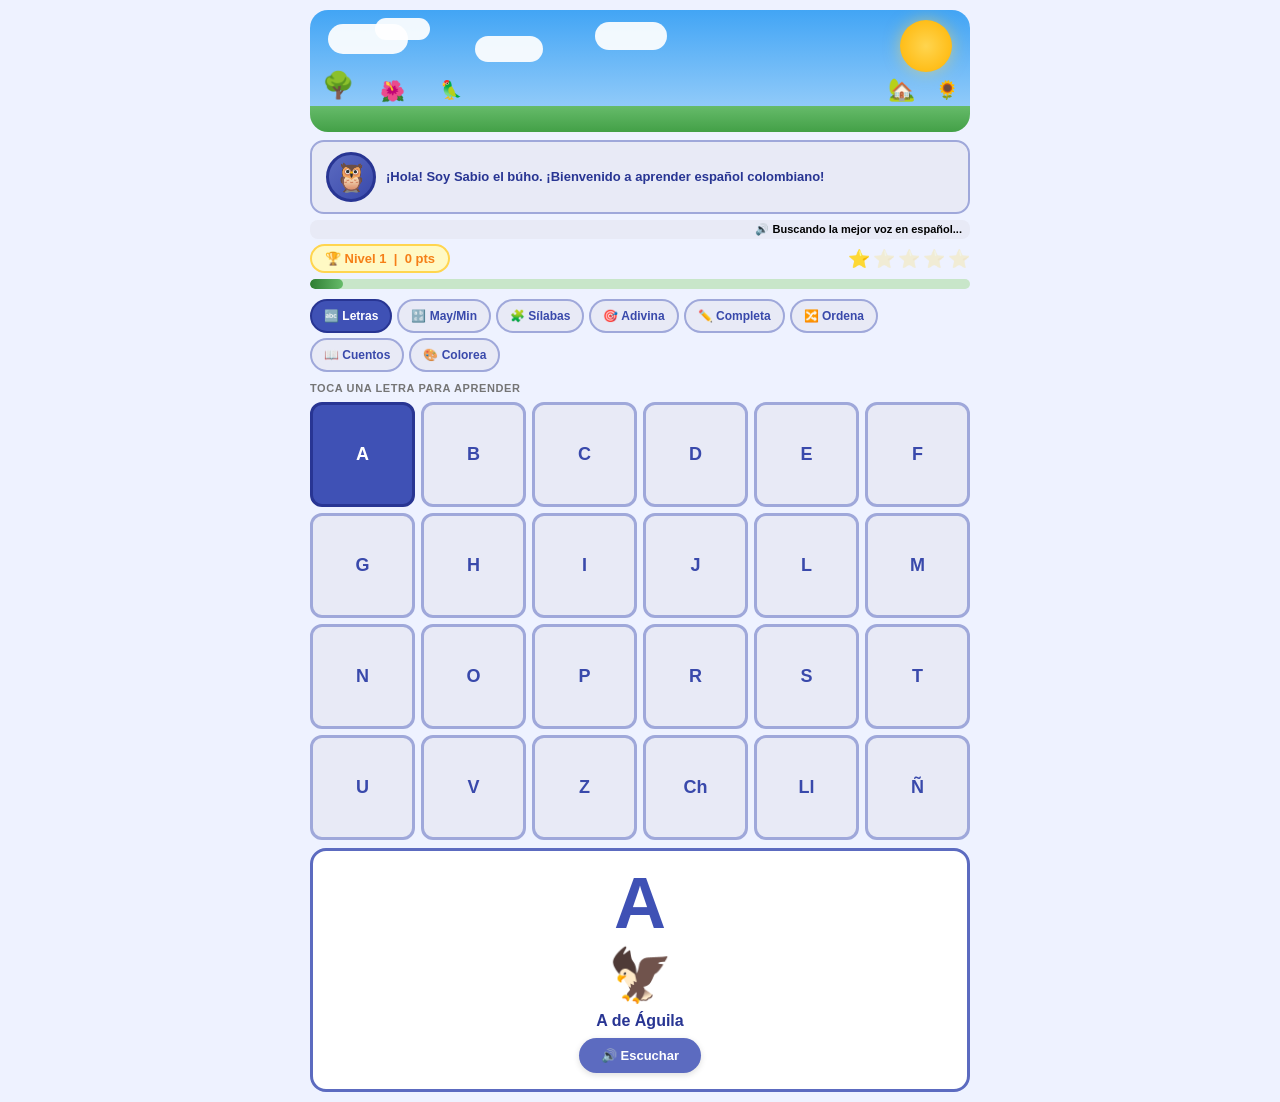
<file: index.html>
<!DOCTYPE html>
<html lang="es-CO">
<head>
<meta charset="UTF-8">
<meta name="viewport" content="width=device-width, initial-scale=1.0">
<title>Aprendo a Leer — Español Colombiano</title>
<style>
*{box-sizing:border-box;margin:0;padding:0}
body{font-family:Arial,sans-serif;background:#EEF2FF}
.wrap{max-width:680px;margin:0 auto;padding:10px}
.sky{background:linear-gradient(180deg,#42A5F5,#90CAF9);border-radius:18px 18px 0 0;padding:14px 16px 10px;position:relative;height:96px;overflow:hidden}
.cloud{background:#fff;border-radius:50px;position:absolute;opacity:.92}
.sun{width:52px;height:52px;background:radial-gradient(circle,#FFD54F,#FFB300);border-radius:50%;position:absolute;top:10px;right:18px;box-shadow:0 0 16px #FFD54F88}
.ground{background:linear-gradient(180deg,#66BB6A,#43A047);height:26px;border-radius:0 0 18px 18px;margin-bottom:8px}
.hero{display:flex;align-items:center;gap:10px;background:#E8EAF6;border-radius:14px;padding:10px 14px;margin-bottom:6px;border:2px solid #9FA8DA}
.hface{width:50px;height:50px;border-radius:50%;background:linear-gradient(135deg,#5C6BC0,#3949AB);display:flex;align-items:center;justify-content:center;font-size:28px;border:3px solid #283593;flex-shrink:0}
.hmsg{font-size:13px;color:#283593;font-weight:bold;line-height:1.45}
.vstatus{font-size:11px;text-align:right;margin-bottom:5px;font-weight:bold;padding:3px 8px;border-radius:8px;background:#E8EAF6}
.topbar{display:flex;align-items:center;justify-content:space-between;margin-bottom:6px}
.lvbadge{background:#FFF9C4;color:#F57F17;border-radius:20px;padding:5px 13px;font-size:13px;font-weight:bold;border:2px solid #FFD54F}
.starsrow{display:flex;gap:3px}
.star{font-size:18px;transition:transform .3s}
@keyframes starpop{0%{transform:scale(1)}50%{transform:scale(1.7)}100%{transform:scale(1)}}
.pbwrap{background:#C8E6C9;border-radius:20px;height:10px;margin-bottom:10px;overflow:hidden}
.pb{height:10px;border-radius:20px;background:linear-gradient(90deg,#2E7D32,#66BB6A);transition:width .5s}
.tabs{display:flex;gap:5px;flex-wrap:wrap;margin-bottom:10px}
.tab{padding:8px 12px;border-radius:20px;border:2px solid #9FA8DA;font-size:12px;font-weight:bold;cursor:pointer;background:#E8EAF6;color:#3949AB;transition:all .15s}
.tab:hover{background:#C5CAE9}
.tab.on{background:#3F51B5;color:#fff;border-color:#283593}
.screen{display:none}.screen.on{display:block}
.stitle{font-size:11px;color:#757575;font-weight:bold;letter-spacing:.6px;text-transform:uppercase;margin-bottom:8px}
.btn{padding:10px 22px;border-radius:22px;border:none;color:#fff;font-size:13px;font-weight:bold;cursor:pointer;transition:all .15s;box-shadow:0 2px 6px #0002}
.btn:hover{opacity:.9;transform:translateY(-1px)}.btn:active{transform:scale(.96)}
.btn-p{background:#5C6BC0}.btn-g{background:#388E3C}.btn-r{background:#D32F2F}.btn-a{background:#F57F17}.btn-t{background:#00897B}
/* LETRAS */
.lgrid{display:grid;grid-template-columns:repeat(6,1fr);gap:6px;margin-bottom:8px}
.lcard{border-radius:12px;border:3px solid #9FA8DA;background:#E8EAF6;display:flex;align-items:center;justify-content:center;font-size:18px;font-weight:bold;color:#3949AB;cursor:pointer;aspect-ratio:1;transition:all .15s}
.lcard:hover{transform:scale(1.1);border-color:#3F51B5;background:#C5CAE9}
.lcard.sel{background:#3F51B5;color:#fff;border-color:#283593}
.lbig{background:#fff;border-radius:16px;border:3px solid #5C6BC0;padding:16px;text-align:center}
.lchar{font-size:72px;font-weight:bold;color:#3F51B5;line-height:1}
.lem{font-size:52px;display:block;margin:6px 0}
.lword{font-size:16px;color:#283593;font-weight:bold}
/* MAY/MIN */
.mm-row{display:flex;gap:10px;justify-content:center;margin:10px 0;flex-wrap:wrap}
.mm-card{width:68px;height:68px;border-radius:14px;border:3px solid #9FA8DA;background:#E8EAF6;display:flex;align-items:center;justify-content:center;font-size:32px;font-weight:bold;color:#3949AB;cursor:pointer;transition:all .15s}
.mm-card:hover{background:#C5CAE9;transform:scale(1.08)}
.mm-card.ok{background:#C8E6C9;border-color:#388E3C;color:#1B5E20}
.mm-card.no{background:#FFCDD2;border-color:#D32F2F;color:#B71C1C}
/* SÍLABAS */
.sylgrid{display:flex;gap:7px;flex-wrap:wrap;margin-bottom:10px}
.syc{padding:10px 16px;border-radius:12px;font-size:18px;font-weight:bold;cursor:pointer;border:3px solid transparent;transition:all .15s}
.syc.vow{background:#FCE4EC;color:#880E4F;border-color:#F48FB1}
.syc.con{background:#E0F2F1;color:#004D40;border-color:#80CBC4}
.syc:hover{transform:scale(1.08)}
.syc.blink{transform:scale(1.15);border-color:#5C6BC0}
.comboarea{background:#E8EAF6;border-radius:12px;padding:12px;text-align:center;min-height:54px;margin-bottom:8px;border:2px solid #9FA8DA}
.combotext{font-size:28px;font-weight:bold;color:#3F51B5;letter-spacing:5px}
/* ADIVINA */
.wbox{background:#fff;border-radius:16px;border:3px solid #5C6BC0;padding:16px;text-align:center;margin-bottom:8px}
.wem{font-size:70px;display:block;margin-bottom:6px}
.whint{font-size:26px;letter-spacing:10px;color:#3F51B5;font-weight:bold;margin:8px 0}
.opts{display:flex;gap:8px;justify-content:center;flex-wrap:wrap;margin:8px 0}
.obt{width:54px;height:54px;border-radius:50%;border:3px solid #5C6BC0;font-size:20px;font-weight:bold;cursor:pointer;color:#3949AB;background:#E8EAF6;transition:all .15s}
.obt:hover{background:#3F51B5;color:#fff;transform:scale(1.12)}
.obt.ok{background:#C8E6C9;border-color:#388E3C;color:#1B5E20;animation:bncok .4s}
.obt.no{background:#FFCDD2;border-color:#D32F2F;color:#B71C1C;animation:shk .3s}
@keyframes bncok{0%{transform:scale(1)}45%{transform:scale(1.3)}100%{transform:scale(1)}}
@keyframes shk{0%,100%{transform:translateX(0)}25%{transform:translateX(-7px)}75%{transform:translateX(7px)}}
.fb{font-size:14px;font-weight:bold;min-height:24px;margin:4px 0}
.fb.ok{color:#2E7D32}.fb.no{color:#C62828}
.confwrap{position:relative;height:0;overflow:visible;pointer-events:none}
.cf{position:absolute;width:8px;height:8px;border-radius:2px;animation:fall .9s ease-in forwards}
@keyframes fall{0%{opacity:1;transform:translateY(0) rotate(0)}100%{opacity:0;transform:translateY(95px) rotate(400deg)}}
/* COMPLETAR */
.compl-box{background:#fff;border-radius:16px;border:3px solid #00897B;padding:16px;text-align:center;margin-bottom:10px}
.compl-word{font-size:30px;font-weight:bold;color:#3F51B5;letter-spacing:8px;margin:10px 0}
.compl-opts{display:flex;gap:10px;justify-content:center;flex-wrap:wrap;margin:10px 0}
.copt{padding:10px 22px;border-radius:14px;border:3px solid #80CBC4;background:#E0F2F1;color:#004D40;font-size:17px;font-weight:bold;cursor:pointer;transition:all .15s}
.copt:hover{background:#80CBC4;transform:scale(1.06)}
.copt.ok{background:#C8E6C9;border-color:#388E3C;color:#1B5E20}
.copt.no{background:#FFCDD2;border-color:#D32F2F;color:#B71C1C}
/* ORDENAR */
.orden-box{background:#fff;border-radius:16px;border:3px solid #F57F17;padding:14px;margin-bottom:10px}
.orden-em{font-size:60px;text-align:center;display:block;margin-bottom:6px}
.orden-slots{display:flex;gap:8px;justify-content:center;margin:10px 0;flex-wrap:wrap}
.slot{width:46px;height:46px;border-radius:10px;border:3px dashed #9FA8DA;display:flex;align-items:center;justify-content:center;font-size:20px;font-weight:bold;color:#3949AB;background:#E8EAF6;transition:all .15s}
.slot.filled{background:#C5CAE9;border-style:solid;border-color:#3F51B5}
.orden-letters{display:flex;gap:8px;justify-content:center;flex-wrap:wrap;margin:8px 0}
.oletter{width:46px;height:46px;border-radius:10px;border:3px solid #5C6BC0;background:#E8EAF6;display:flex;align-items:center;justify-content:center;font-size:20px;font-weight:bold;color:#3F51B5;cursor:pointer;transition:all .15s;user-select:none}
.oletter:hover{background:#C5CAE9;transform:scale(1.1)}
.oletter.used{opacity:.3;pointer-events:none}
/* LECTURA */
.story-sel{display:flex;gap:7px;flex-wrap:wrap;margin-bottom:10px}
.stbtn{padding:8px 13px;border-radius:20px;border:3px solid #9FA8DA;background:#E8EAF6;color:#3949AB;font-size:12px;font-weight:bold;cursor:pointer;transition:all .15s}
.stbtn:hover{background:#C5CAE9}
.stbtn.on{background:#3F51B5;color:#fff;border-color:#283593}
.stbox{background:#fff;border-radius:16px;border:3px solid #80CBC4;padding:16px;margin-bottom:10px}
.sttitle{font-size:16px;font-weight:bold;color:#004D40;margin-bottom:8px;text-align:center}
.stimg{font-size:56px;text-align:center;display:block;margin-bottom:8px}
.sttext{font-size:16px;color:#212121;line-height:2.3}
.sttext .sw{display:inline-block;border-radius:6px;padding:1px 4px;cursor:pointer;transition:background .15s}
.sttext .sw:hover{background:#E8EAF6}
.sttext .sw.hl{background:#3F51B5;color:#fff}
.stq{background:#E8EAF6;border-radius:12px;padding:12px;margin-top:12px;border:2px solid #9FA8DA}
.stqtit{font-size:14px;font-weight:bold;color:#3949AB;margin-bottom:8px}
.stqopts{display:flex;flex-direction:column;gap:6px}
.sqo{padding:10px 14px;border-radius:10px;border:3px solid #9FA8DA;background:#fff;color:#212121;font-size:13px;cursor:pointer;text-align:left;font-weight:bold;transition:all .15s}
.sqo:hover{border-color:#3F51B5;background:#E8EAF6}
.sqo.ok{background:#C8E6C9;border-color:#388E3C;color:#1B5E20}
.sqo.no{background:#FFCDD2;border-color:#D32F2F;color:#B71C1C}
/* COLOREAR */
.pal{display:flex;gap:7px;flex-wrap:wrap;margin-bottom:10px;align-items:center}
.cp{width:36px;height:36px;border-radius:50%;cursor:pointer;border:3px solid #9FA8DA;transition:all .15s}
.cp.sel{border-color:#212121;transform:scale(1.2);box-shadow:0 0 0 3px #FFD54F}
.cpick{display:flex;gap:6px;flex-wrap:wrap;justify-content:center;margin-bottom:10px}
.cpbtn{width:44px;height:44px;border-radius:12px;border:3px solid #9FA8DA;background:#E8EAF6;font-size:18px;font-weight:bold;color:#3949AB;cursor:pointer;transition:all .15s}
.cpbtn:hover{border-color:#3F51B5;transform:scale(1.08)}
.cpbtn.on{background:#3F51B5;color:#fff;border-color:#283593}
.canvaswrap{text-align:center;background:#fff;border-radius:16px;border:3px solid #5C6BC0;padding:12px;margin-bottom:8px}
canvas{cursor:crosshair;border-radius:10px;display:block;margin:0 auto;border:2px solid #C5CAE9}
.brush-row{display:flex;gap:8px;justify-content:center;align-items:center;margin-bottom:8px}
.brbtn{padding:7px 16px;border-radius:20px;border:3px solid #9FA8DA;background:#E8EAF6;cursor:pointer;font-size:12px;font-weight:bold;color:#3949AB;transition:all .15s}
.brbtn.on{background:#3F51B5;color:#fff;border-color:#283593}
.ctools{display:flex;gap:8px;margin-top:8px;justify-content:center;flex-wrap:wrap}
</style>
</head>
<body>
<div class="wrap">

<div class="sky">
  <div class="cloud" style="width:80px;height:30px;top:14px;left:18px"></div>
  <div class="cloud" style="width:55px;height:22px;top:8px;left:65px"></div>
  <div class="cloud" style="width:68px;height:26px;top:26px;left:165px"></div>
  <div class="cloud" style="width:72px;height:28px;top:12px;left:285px"></div>
  <div class="sun"></div>
  <div style="position:absolute;bottom:5px;left:12px;font-size:26px">🌳</div>
  <div style="position:absolute;bottom:3px;left:70px;font-size:20px">🌺</div>
  <div style="position:absolute;bottom:5px;left:130px;font-size:18px">🦜</div>
  <div style="position:absolute;bottom:3px;right:55px;font-size:22px">🏡</div>
  <div style="position:absolute;bottom:5px;right:12px;font-size:18px">🌻</div>
</div>
<div class="ground"></div>

<div class="hero">
  <div class="hface">🦉</div>
  <div class="hmsg" id="hmsg">¡Hola! Soy Sabio el búho. ¡Bienvenido a aprender español colombiano!</div>
</div>
<div class="vstatus" id="vstatus">🔊 Buscando la mejor voz en español...</div>

<div class="topbar">
  <div class="lvbadge">🏆 Nivel <span id="lvnum">1</span> &nbsp;|&nbsp; <span id="pts">0 pts</span></div>
  <div class="starsrow">
    <span class="star" id="s0">⭐</span><span class="star" style="opacity:.2" id="s1">⭐</span>
    <span class="star" style="opacity:.2" id="s2">⭐</span><span class="star" style="opacity:.2" id="s3">⭐</span>
    <span class="star" style="opacity:.2" id="s4">⭐</span>
  </div>
</div>
<div class="pbwrap"><div class="pb" id="pbar" style="width:5%"></div></div>

<div class="tabs">
  <button class="tab on"  onclick="show('letras',this)">🔤 Letras</button>
  <button class="tab"     onclick="show('mayus',this)">🔡 May/Min</button>
  <button class="tab"     onclick="show('silabas',this)">🧩 Sílabas</button>
  <button class="tab"     onclick="show('palabras',this)">🎯 Adivina</button>
  <button class="tab"     onclick="show('completar',this)">✏️ Completa</button>
  <button class="tab"     onclick="show('ordenar',this)">🔀 Ordena</button>
  <button class="tab"     onclick="show('lectura',this)">📖 Cuentos</button>
  <button class="tab"     onclick="show('colorear',this)">🎨 Colorea</button>
</div>

<!-- LETRAS -->
<div class="screen on" id="screen-letras">
  <div class="stitle">Toca una letra para aprender</div>
  <div class="lgrid" id="lgrid"></div>
  <div class="lbig">
    <div class="lchar" id="lc">A</div>
    <span class="lem" id="le">🦅</span>
    <div class="lword" id="lw">A de Águila</div>
    <button class="btn btn-p" onclick="speakCur()" style="margin-top:8px">🔊 Escuchar</button>
  </div>
</div>

<!-- MAY/MIN -->
<div class="screen" id="screen-mayus">
  <div class="stitle">¿Cuál es la letra minúscula?</div>
  <div style="background:#fff;border-radius:16px;border:3px solid #5C6BC0;padding:16px;text-align:center">
    <div style="font-size:90px;font-weight:bold;color:#3F51B5;margin-bottom:12px" id="mm-big">A</div>
    <div class="mm-row" id="mm-opts"></div>
    <div class="fb" id="mm-fb"></div>
    <button class="btn btn-g" id="mm-next" style="display:none;margin-top:8px" onclick="nextMM()">¡Siguiente! →</button>
  </div>
</div>

<!-- SÍLABAS -->
<div class="screen" id="screen-silabas">
  <div class="stitle">Vocales — tócalas y escúchalas</div>
  <div class="sylgrid" id="vowgrid"></div>
  <div class="stitle" style="margin-top:8px">Sílabas — combínalas para formar palabras</div>
  <div class="sylgrid" id="sylgrid"></div>
  <div class="stitle" style="margin-top:8px">Tu palabra:</div>
  <div class="comboarea"><div class="combotext" id="combo-txt">—</div></div>
  <div style="display:flex;gap:7px;flex-wrap:wrap">
    <button class="btn btn-p" onclick="playCombo()">🔊 Escuchar</button>
    <button class="btn btn-r" onclick="clearCombo()">🗑 Borrar</button>
  </div>
</div>

<!-- ADIVINA -->
<div class="screen" id="screen-palabras">
  <div class="stitle">Nivel <span id="wlvl">1</span> — ¿Cuál es la primera letra?</div>
  <div class="wbox">
    <span class="wem" id="w-em">🐱</span>
    <div style="font-size:12px;color:#888;font-weight:bold;margin-bottom:2px">¿Cuál es la primera letra?</div>
    <div class="whint" id="w-hint">_ A T O</div>
    <div class="confwrap" id="conf-wrap"></div>
    <div class="fb" id="w-fb"></div>
    <div class="opts" id="w-opts"></div>
    <button class="btn btn-g" id="w-next" style="display:none;margin-top:8px" onclick="nextWord()">¡Siguiente! →</button>
  </div>
</div>

<!-- COMPLETAR -->
<div class="screen" id="screen-completar">
  <div class="stitle">¿Qué letra falta en la palabra?</div>
  <div class="compl-box">
    <span style="font-size:64px;display:block;margin-bottom:8px" id="cpl-em">🐱</span>
    <div class="compl-word" id="cpl-word">GA _ O</div>
    <div class="fb" id="cpl-fb"></div>
    <div class="compl-opts" id="cpl-opts"></div>
    <div class="confwrap" id="conf-wrap2"></div>
    <button class="btn btn-g" id="cpl-next" style="display:none;margin-top:8px" onclick="nextCompl()">¡Siguiente! →</button>
  </div>
</div>

<!-- ORDENAR -->
<div class="screen" id="screen-ordenar">
  <div class="stitle">Ordena las letras para formar la palabra</div>
  <div class="orden-box">
    <span class="orden-em" id="ord-em">🐱</span>
    <div style="font-size:13px;color:#F57F17;font-weight:bold;text-align:center;margin-bottom:4px" id="ord-pista">Pista: G - A - T - O</div>
    <div style="font-size:12px;color:#888;text-align:center;margin-bottom:10px">Toca las letras en el orden correcto</div>
    <div class="orden-slots" id="ord-slots"></div>
    <div class="orden-letters" id="ord-letters"></div>
    <div class="fb" id="ord-fb"></div>
    <div class="confwrap" id="conf-wrap3"></div>
    <div style="display:flex;gap:8px;justify-content:center;margin-top:10px">
      <button class="btn btn-r" onclick="resetOrden()">🔄 Reintentar</button>
      <button class="btn btn-g" id="ord-next" style="display:none" onclick="nextOrden()">¡Siguiente! →</button>
    </div>
  </div>
</div>

<!-- LECTURA -->
<div class="screen" id="screen-lectura">
  <div class="stitle">Elige un cuento colombiano</div>
  <div class="story-sel" id="story-sel"></div>
  <div class="stbox">
    <div class="sttitle" id="st-title"></div>
    <span class="stimg" id="st-img"></span>
    <div class="sttext" id="st-text"></div>
    <div style="margin-top:10px;display:flex;gap:7px;justify-content:center;flex-wrap:wrap">
      <button class="btn btn-t" onclick="readStory()">🔊 Leer cuento</button>
      <button class="btn btn-r" onclick="stopStory()">⏹ Detener</button>
    </div>
    <div class="stq" id="st-q" style="display:none">
      <div class="stqtit" id="sq-tit"></div>
      <div class="stqopts" id="sq-opts"></div>
    </div>
  </div>
</div>

<!-- COLOREAR -->
<div class="screen" id="screen-colorear">
  <div class="stitle">Elige una letra para colorear</div>
  <div class="cpick" id="cpick"></div>
  <div class="stitle">Elige el color del pincel</div>
  <div class="pal" id="pal"></div>
  <div class="stitle">Tamaño del pincel</div>
  <div class="brush-row" id="brush-row"></div>
  <div class="canvaswrap">
    <canvas id="cvs" width="300" height="280"></canvas>
  </div>
  <div class="ctools">
    <button class="btn btn-r" onclick="clearCvs()">🗑 Borrar</button>
    <button class="btn btn-a" onclick="saveCvs()">💾 Guardar imagen</button>
    <button class="btn btn-p" onclick="say(curColorLetter,0.7,1.1)">🔊 Escuchar letra</button>
  </div>
</div>

</div>

<script>
// =====================================================================
// TABLA DE LETRAS — emoji e imagen siempre concuerdan con la palabra
// =====================================================================
const LS = [
  {l:'A', e:'🦅', w:'Águila'},
  {l:'B', e:'🐝', w:'Abeja'},
  {l:'C', e:'🐴', w:'Caballo'},
  {l:'D', e:'🐬', w:'Delfín'},
  {l:'E', e:'🐘', w:'Elefante'},
  {l:'F', e:'🍓', w:'Fresa'},
  {l:'G', e:'🐱', w:'Gato'},
  {l:'H', e:'🌿', w:'Hierba'},
  {l:'I', e:'🦎', w:'Iguana'},
  {l:'J', e:'🦒', w:'Jirafa'},
  {l:'L', e:'🦁', w:'León'},
  {l:'M', e:'🐒', w:'Mono'},
  {l:'N', e:'🍊', w:'Naranja'},
  {l:'O', e:'🐑', w:'Oveja'},
  {l:'P', e:'🦜', w:'Pájaro'},
  {l:'R', e:'🐸', w:'Rana'},
  {l:'S', e:'🐍', w:'Serpiente'},
  {l:'T', e:'🐢', w:'Tortuga'},
  {l:'U', e:'🍇', w:'Uvas'},
  {l:'V', e:'🐄', w:'Vaca'},
  {l:'Z', e:'🦊', w:'Zorro'},
  {l:'Ch',e:'🐐', w:'Chivo'},
  {l:'Ll',e:'🦙', w:'Llama'},
  {l:'Ñ', e:'🌾', w:'Ñame'},
];

// =====================================================================
// EJERCICIO ADIVINA — emoji siempre muestra exactamente la palabra
// =====================================================================
const WLEVELS = [
  // Nivel 1
  [
    {e:'🐱', w:'GATO',     a:'G', o:['G','P','T','B']},
    {e:'🐸', w:'RANA',     a:'R', o:['L','R','N','T']},
    {e:'🦜', w:'PÁJARO',   a:'P', o:['B','P','T','D']},
    {e:'🐒', w:'MONO',     a:'M', o:['N','A','M','S']},
    {e:'🌻', w:'SOL',      a:'S', o:['S','C','Z','T']},
  ],
  // Nivel 2
  [
    {e:'🦅', w:'ÁGUILA',   a:'A', o:['E','O','A','I']},
    {e:'🐝', w:'ABEJA',    a:'A', o:['A','E','U','O']},
    {e:'🐢', w:'TORTUGA',  a:'T', o:['T','P','D','C']},
    {e:'🐘', w:'ELEFANTE', a:'E', o:['E','I','A','O']},
    {e:'🦁', w:'LEÓN',     a:'L', o:['L','N','R','M']},
  ],
  // Nivel 3
  [
    {e:'🍓', w:'FRESA',    a:'F', o:['F','B','G','S']},
    {e:'🍇', w:'UVAS',     a:'U', o:['A','E','U','O']},
    {e:'🦒', w:'JIRAFA',   a:'J', o:['G','J','H','Z']},
    {e:'🐍', w:'SERPIENTE',a:'S', o:['S','C','Z','X']},
    {e:'🦊', w:'ZORRO',    a:'Z', o:['S','Z','C','X']},
  ],
  // Nivel 4
  [
    {e:'🐬', w:'DELFÍN',   a:'D', o:['D','B','T','G']},
    {e:'🐴', w:'CABALLO',  a:'C', o:['C','K','G','T']},
    {e:'🦋', w:'MARIPOSA', a:'M', o:['M','N','P','B']},
    {e:'🐄', w:'VACA',     a:'V', o:['V','B','P','D']},
    {e:'🐑', w:'OVEJA',    a:'O', o:['A','E','I','O']},
  ],
  // Nivel 5 — palabras colombianas
  [
    {e:'🦜', w:'GUACAMAYO',a:'G', o:['G','J','H','C']},
    {e:'🍌', w:'BANANO',   a:'B', o:['B','V','P','D']},
    {e:'🌴', w:'PALMA',    a:'P', o:['B','P','T','D']},
    {e:'🦙', w:'LLAMA',    a:'L', o:['L','N','R','M']},
    {e:'🌾', w:'ÑAME',     a:'Ñ', o:['Ñ','N','M','L']},
  ],
];

// =====================================================================
// EJERCICIO COMPLETA — emoji siempre coincide con la palabra
// =====================================================================
const COMPL = [
  {e:'🐱', w:'GATO',    answer:'T', opts:['T','R','S','N'], display:'GA _ O'},
  {e:'🐸', w:'RANA',    answer:'N', opts:['M','N','L','R'], display:'RA _ A'},
  {e:'🦜', w:'LORO',    answer:'O', opts:['A','E','I','O'], display:'L _ RO'},
  {e:'🌻', w:'ROSA',    answer:'S', opts:['S','Z','C','T'], display:'RO _ A'},
  {e:'🐝', w:'ABEJA',   answer:'J', opts:['J','G','H','Y'], display:'ABE _ A'},
  {e:'🍇', w:'UVAS',    answer:'V', opts:['B','V','F','P'], display:'U _ AS'},
  {e:'🐘', w:'ELEFANTE',answer:'F', opts:['F','P','B','T'], display:'ELE _ ANTE'},
  {e:'🦋', w:'MARIPOSA',answer:'R', opts:['R','L','N','S'], display:'MA _ IPOSA'},
  {e:'🍌', w:'BANANO',  answer:'N', opts:['M','N','L','R'], display:'BA _ ANO'},
  {e:'🐄', w:'VACA',    answer:'A', opts:['A','E','I','O'], display:'V _ CA'},
];

// =====================================================================
// EJERCICIO ORDENA — emoji siempre coincide con la palabra
// =====================================================================
const ORDEN = [
  {e:'🐱', w:'GATO',    letters:['G','A','T','O']},
  {e:'🐸', w:'RANA',    letters:['R','A','N','A']},
  {e:'🦁', w:'LEON',    letters:['L','E','O','N']},
  {e:'🌻', w:'ROSA',    letters:['R','O','S','A']},
  {e:'🐍', w:'PUMA',    letters:['P','U','M','A']},
  {e:'🐒', w:'MONO',    letters:['M','O','N','O']},
  {e:'🦋', w:'PINO',    letters:['P','I','N','O']},
  {e:'🍌', w:'LIMA',    letters:['L','I','M','A']},
  {e:'🦜', w:'LORO',    letters:['L','O','R','O']},
  {e:'🐄', w:'VACA',    letters:['V','A','C','A']},
];

// =====================================================================
// CUENTOS COLOMBIANOS
// =====================================================================
const STORIES = [
  {
    title:'La tortuga Tita y el río Magdalena', img:'🐢💧',
    text:'Tita era una tortuga que vivía cerca del río Magdalena. Un día quiso cruzar al otro lado. El agua estaba fría y brillante. Tita respiró profundo y nadó poco a poco. Al llegar encontró muchas flores amarillas. Tita estaba muy feliz.',
    q:'¿En qué río vivía Tita?',
    opts:['En el río Amazonas','En el río Magdalena','En el mar Caribe','En el lago Tota'],
    ans:1
  },
  {
    title:'El loro Pío en la selva amazónica', img:'🦜🌿',
    text:'Pío era un loro de colores que vivía en la selva amazónica colombiana. Sabía repetir muchas palabras. Un día aprendió a decir buenos días. Todos los animales del bosque aplaudieron. Pío se puso muy contento y siguió aprendiendo palabras nuevas.',
    q:'¿Qué aprendió a decir Pío?',
    opts:['Buenas noches','Buenos días','Hola amigos','Hasta luego'],
    ans:1
  },
  {
    title:'El niño y las estrellas de Bogotá', img:'⭐👦',
    text:'Camilo era un niño de Bogotá. Cada noche miraba las estrellas desde su ventana en los cerros. Una noche contó veinte estrellas brillantes. Su mamá le dijo que cada estrella tiene un nombre. Camilo soñó que volaba entre ellas.',
    q:'¿Desde dónde miraba Camilo las estrellas?',
    opts:['Desde el parque','Desde su ventana','Desde la escuela','Desde el río'],
    ans:1
  },
  {
    title:'La mariposa del Valle del Cauca', img:'🦋🌸',
    text:'En el Valle del Cauca vivía una mariposa llamada Lila. Tenía las alas de color morado y amarillo. Todos los días visitaba las flores del jardín. Un día encontró una flor nueva muy perfumada. Lila bailó de alegría alrededor de la flor.',
    q:'¿De qué color eran las alas de Lila?',
    opts:['Rojo y verde','Azul y blanco','Morado y amarillo','Naranja y negro'],
    ans:2
  },
  {
    title:'El pescador de Cartagena', img:'🎣🌊',
    text:'Don Pedro vivía en Cartagena y salía a pescar cada mañana en su canoa. Un día el mar Caribe estaba muy tranquilo y brillante. Pescó muchos peces de colores. En la tarde regresó a casa con su familia. Cocinaron un sancocho delicioso.',
    q:'¿Qué cocinó la familia de Don Pedro?',
    opts:['Arroz con leche','Un sancocho','Tamales vallunos','Arepas'],
    ans:1
  },
];

// Mayúsculas y minúsculas
const MM_PAIRS = [
  {up:'A',lo:'a'},{up:'B',lo:'b'},{up:'C',lo:'c'},{up:'D',lo:'d'},
  {up:'E',lo:'e'},{up:'F',lo:'f'},{up:'G',lo:'g'},{up:'H',lo:'h'},
  {up:'M',lo:'m'},{up:'N',lo:'n'},{up:'P',lo:'p'},{up:'R',lo:'r'},
  {up:'S',lo:'s'},{up:'T',lo:'t'},{up:'L',lo:'l'},{up:'O',lo:'o'},
];

const VOWELS  = ['A','E','I','O','U'];
const SYLS    = ['MA','ME','MI','MO','MU','PA','PE','PI','PO','PU','SA','SE','SI','SO','SU',
                 'LA','LE','LI','LO','LU','TA','TE','TI','TO','TU','CA','CO','CU',
                 'NA','NO','NU','RA','RE','RI','RO','RU','GA','GO','GU'];
const COLORS  = ['#E53935','#FB8C00','#FDD835','#43A047','#1E88E5','#5E35B1','#E91E63','#795548','#37474F','#ffffff'];
const CNAMES  = ['Rojo','Naranja','Amarillo','Verde','Azul','Morado','Rosado','Café','Gris','Blanco'];
const CLETTERS= ['A','B','C','E','G','L','M','N','O','P','R','S','T','U'];

// =====================================================================
// SISTEMA DE VOZ MEJORADO — evita Helena y voces robóticas
// Orden de preferencia: voces naturales latinoamericanas primero
// =====================================================================
let esVoice = null;

// Voces NO deseadas (Microsoft robóticas)
const BLOCKED_VOICES = ['helena','pablo','jorge','microsoft'];

function scoreVoice(v) {
  const name = v.name.toLowerCase();
  const lang = (v.lang||'').toLowerCase();
  // Bloquear voces no deseadas
  if (BLOCKED_VOICES.some(b => name.includes(b))) return -1;
  let score = 0;
  // Preferir español colombiano
  if (lang === 'es-co') score += 100;
  // Luego latinoamericanas
  if (['es-mx','es-ar','es-us','es-419'].includes(lang)) score += 60;
  // Luego cualquier español
  if (lang.startsWith('es')) score += 30;
  // Penalizar Microsoft (muchas son robóticas)
  if (name.includes('microsoft')) score -= 20;
  // Premiar voces que parecen naturales/neurales
  if (name.includes('neural') || name.includes('natural')) score += 40;
  // Premiar Google (generalmente buenas)
  if (name.includes('google')) score += 25;
  return score;
}

function loadVoices() {
  const vs = window.speechSynthesis.getVoices();
  if (!vs.length) return;

  const candidates = vs
    .map(v => ({ v, score: scoreVoice(v) }))
    .filter(x => x.score >= 0 && x.v.lang && x.v.lang.toLowerCase().startsWith('es'))
    .sort((a, b) => b.score - a.score);

  esVoice = candidates.length ? candidates[0].v : null;

  const el = document.getElementById('vstatus');
  if (esVoice) {
    el.textContent = '🔊 Voz activa: ' + esVoice.name + ' (' + esVoice.lang + ')';
    el.style.color = '#2E7D32';
    el.style.background = '#C8E6C9';
  } else {
    el.textContent = '⚠️ Sin voz en español. Actívala en los ajustes del dispositivo.';
    el.style.color = '#B71C1C';
    el.style.background = '#FFCDD2';
  }
}

if (window.speechSynthesis) {
  // Intentar cargar inmediatamente y también esperar el evento
  loadVoices();
  window.speechSynthesis.onvoiceschanged = loadVoices;
  // Reintento por si el navegador tarda
  setTimeout(loadVoices, 500);
  setTimeout(loadVoices, 1500);
}

function say(txt, rate, pitch) {
  if (!window.speechSynthesis) return;
  speechSynthesis.cancel();
  const u = new SpeechSynthesisUtterance(txt);
  // Forzar español colombiano
  u.lang = 'es-CO';
  if (esVoice) u.voice = esVoice;
  u.rate  = rate  || 0.80;
  u.pitch = pitch || 1.05;
  // Pequeño delay para que cancel() surta efecto en Chrome
  setTimeout(() => speechSynthesis.speak(u), 80);
}

function stopStory() { speechSynthesis.cancel(); }
function setMsg(m)   { document.getElementById('hmsg').textContent = m; }

// =====================================================================
// LÓGICA DEL JUEGO
// =====================================================================
let curLetter=LS[0], stars=1, gameLevel=1, ptsVal=0;
let wordLvl=0, wordIdx=0, complIdx=0, ordenIdx=0, mmIdx=0, curStory=0;
let combo=[], curColor='#E53935', curColorLetter='A', drawing=false, brushSize=14;
let esVoiceLoaded=false, ordenPlaced=[];

function show(n,btn){
  document.querySelectorAll('.screen').forEach(s=>s.classList.remove('on'));
  document.querySelectorAll('.tab').forEach(b=>b.classList.remove('on'));
  document.getElementById('screen-'+n).classList.add('on');
  btn.classList.add('on');
  if(n==='colorear') setTimeout(drawLetter,80);
}

function addPts(n){
  ptsVal+=n; document.getElementById('pts').textContent=ptsVal+' pts';
  if(stars<5){
    stars++;
    for(let i=0;i<5;i++){
      const el=document.getElementById('s'+i);
      el.style.opacity=i<stars?'1':'0.2';
      if(i===stars-1){el.style.animation='none';void el.offsetWidth;el.style.animation='starpop .35s';}
    }
    document.getElementById('pbar').style.width=Math.min(97,8+stars*18)+'%';
    if(stars===5){
      gameLevel++; document.getElementById('lvnum').textContent=gameLevel;
      setTimeout(()=>{
        stars=1;
        for(let i=0;i<5;i++) document.getElementById('s'+i).style.opacity=i===0?'1':'0.2';
        document.getElementById('pbar').style.width='12%';
        setMsg('¡Subiste al Nivel '+gameLevel+'! ¡Eres muy listo!');
        say('Felicitaciones. Subiste de nivel.');
      },500);
    }
  }
}

function confetti(id){
  const w=document.getElementById(id); if(!w) return;
  const cls=['#3F51B5','#FDD835','#E53935','#43A047','#E91E63','#1E88E5'];
  for(let i=0;i<24;i++){
    const el=document.createElement('div'); el.className='cf';
    el.style.cssText='left:'+(5+Math.random()*90)+'%;top:-14px;background:'+cls[i%cls.length]
      +';animation-delay:'+(Math.random()*.45)+'s;animation-duration:'+(0.7+Math.random()*.5)+'s';
    w.appendChild(el);
  }
  setTimeout(()=>w.innerHTML='',1500);
}

/* LETRAS */
const lgrid=document.getElementById('lgrid');
LS.forEach((lt,i)=>{
  const d=document.createElement('div');
  d.className='lcard'+(i===0?' sel':'');
  d.textContent=lt.l;
  d.onclick=()=>{
    document.querySelectorAll('.lcard').forEach(c=>c.classList.remove('sel'));
    d.classList.add('sel'); curLetter=lt;
    document.getElementById('lc').textContent=lt.l;
    document.getElementById('le').textContent=lt.e;
    document.getElementById('lw').textContent=lt.l+' de '+lt.w;
    say(lt.l+'. '+lt.w); addPts(2);
    setMsg('La letra '+lt.l+' es de '+lt.w+'. ¡Muy bien!');
  };
  lgrid.appendChild(d);
});
function speakCur(){ say(curLetter.l+'. '+curLetter.w); }

/* MAY/MIN */
let mmShuffle=[...MM_PAIRS].sort(()=>Math.random()-.5);
function loadMM(){
  const p=mmShuffle[mmIdx%mmShuffle.length];
  document.getElementById('mm-big').textContent=p.up;
  document.getElementById('mm-fb').textContent=''; document.getElementById('mm-fb').className='fb';
  document.getElementById('mm-next').style.display='none';
  const opts=document.getElementById('mm-opts'); opts.innerHTML='';
  const wrongs=MM_PAIRS.filter(x=>x.lo!==p.lo).sort(()=>Math.random()-.5).slice(0,3).map(x=>x.lo);
  [...[p.lo,...wrongs]].sort(()=>Math.random()-.5).forEach(lo=>{
    const b=document.createElement('div'); b.className='mm-card'; b.textContent=lo;
    b.onclick=()=>{
      document.querySelectorAll('.mm-card').forEach(x=>{x.classList.remove('ok','no');x.style.pointerEvents='auto';});
      const fb=document.getElementById('mm-fb');
      if(lo===p.lo){
        b.classList.add('ok');
        fb.textContent='¡Correcto! '+p.up+' mayúscula y '+p.lo+' minúscula.'; fb.className='fb ok';
        say('Correcto. La letra '+p.up+' en minúscula es '+p.lo+'. Muy bien.'); addPts(8);
        document.getElementById('mm-next').style.display='inline-block';
      } else {
        b.classList.add('no'); fb.textContent='¡Inténtalo de nuevo!'; fb.className='fb no';
        say('Inténtalo de nuevo.');
      }
      document.querySelectorAll('.mm-card').forEach(x=>x.style.pointerEvents='none');
    };
    opts.appendChild(b);
  });
  say('La letra '+p.up+'. Cuál es su minúscula.',0.8,1.0);
}
function nextMM(){ mmIdx++; loadMM(); }

/* SÍLABAS */
const vg=document.getElementById('vowgrid');
VOWELS.forEach(v=>{
  const d=document.createElement('div'); d.className='syc vow'; d.textContent=v;
  d.onclick=()=>{ say(v,0.6,1.1); addCombo(v,d); setMsg('¡La vocal '+v+'! ¡Muy bien!'); };
  vg.appendChild(d);
});
const sg=document.getElementById('sylgrid');
SYLS.forEach(s=>{
  const d=document.createElement('div'); d.className='syc con'; d.textContent=s;
  d.onclick=()=>{ say(s,0.6,1.0); addCombo(s,d); };
  sg.appendChild(d);
});
function addCombo(t,el){
  combo.push(t); el.classList.add('blink'); setTimeout(()=>el.classList.remove('blink'),400);
  document.getElementById('combo-txt').textContent=combo.join('-'); addPts(1);
}
function playCombo(){ if(combo.length) say(combo.join(''),0.65,1.0); }
function clearCombo(){ combo=[]; document.getElementById('combo-txt').textContent='—'; }

/* ADIVINA */
function loadWord(){
  const level=WLEVELS[Math.min(wordLvl,WLEVELS.length-1)];
  const w=level[wordIdx%level.length];
  document.getElementById('wlvl').textContent=wordLvl+1;
  document.getElementById('w-em').textContent=w.e;
  document.getElementById('w-hint').textContent=w.w.split('').map((c,i)=>i===0?'_':c).join(' ');
  document.getElementById('w-fb').textContent=''; document.getElementById('w-fb').className='fb';
  document.getElementById('w-next').style.display='none'; document.getElementById('conf-wrap').innerHTML='';
  const opts=document.getElementById('w-opts'); opts.innerHTML='';
  [...w.o].sort(()=>Math.random()-.5).forEach(opt=>{
    const b=document.createElement('button'); b.className='obt'; b.textContent=opt;
    b.onclick=()=>checkWord(opt,w,b); opts.appendChild(b);
  });
}
function checkWord(ch,w,btn){
  const fb=document.getElementById('w-fb');
  if(ch===w.a){
    btn.classList.add('ok'); fb.textContent='¡Genial! La letra es '+w.a; fb.className='fb ok';
    document.getElementById('w-hint').textContent=w.w.split('').join(' ');
    document.getElementById('w-next').style.display='inline-block';
    document.querySelectorAll('.obt').forEach(b=>b.style.pointerEvents='none');
    say('Muy bien. La letra es '+w.a+'. '+w.w+'.');
    confetti('conf-wrap'); addPts(10);
    setMsg('¡Encontraste la letra '+w.a+'! ¡Eres una estrella!');
  } else {
    btn.classList.add('no'); fb.textContent='¡Inténtalo de nuevo! 💪'; fb.className='fb no';
    say('Inténtalo de nuevo.'); setTimeout(()=>btn.classList.remove('no'),500);
  }
}
function nextWord(){
  wordIdx++;
  if(wordIdx>0&&wordIdx%5===0&&wordLvl<WLEVELS.length-1){
    wordLvl++; setMsg('¡Nuevo nivel de palabras '+(wordLvl+1)+'!'); say('Nuevo nivel.');
  }
  loadWord();
}

/* COMPLETAR */
function loadCompl(){
  const c=COMPL[complIdx%COMPL.length];
  document.getElementById('cpl-em').textContent=c.e;
  document.getElementById('cpl-word').textContent=c.display;
  document.getElementById('cpl-fb').textContent=''; document.getElementById('cpl-fb').className='fb';
  document.getElementById('cpl-next').style.display='none'; document.getElementById('conf-wrap2').innerHTML='';
  const opts=document.getElementById('cpl-opts'); opts.innerHTML='';
  [...c.opts].sort(()=>Math.random()-.5).forEach(opt=>{
    const b=document.createElement('button'); b.className='copt'; b.textContent=opt;
    b.onclick=()=>{
      document.querySelectorAll('.copt').forEach(x=>{x.classList.remove('ok','no');x.style.pointerEvents='auto';});
      const fb=document.getElementById('cpl-fb');
      if(opt===c.answer){
        b.classList.add('ok'); fb.textContent='¡Correcto! La palabra es '+c.w; fb.className='fb ok';
        document.getElementById('cpl-word').textContent=c.w;
        document.getElementById('cpl-next').style.display='inline-block';
        say('Correcto. La palabra es '+c.w+'.'); confetti('conf-wrap2'); addPts(12);
        setMsg('¡Completaste la palabra '+c.w+'!');
      } else {
        b.classList.add('no'); fb.textContent='¡Inténtalo de nuevo!'; fb.className='fb no';
        say('Inténtalo de nuevo.');
      }
      document.querySelectorAll('.copt').forEach(x=>x.style.pointerEvents='none');
    };
    opts.appendChild(b);
  });
  say('Qué letra falta en la palabra.',0.8,1.0);
}
function nextCompl(){ complIdx++; loadCompl(); }

/* ORDENAR */
let ordenWord=null;
function loadOrden(){
  const o=ORDEN[ordenIdx%ORDEN.length]; ordenWord=o; ordenPlaced=[];
  document.getElementById('ord-em').textContent=o.e;
  document.getElementById('ord-pista').textContent='Pista: '+o.letters.join(' - ');
  document.getElementById('ord-fb').textContent=''; document.getElementById('ord-fb').className='fb';
  document.getElementById('ord-next').style.display='none'; document.getElementById('conf-wrap3').innerHTML='';
  const slots=document.getElementById('ord-slots'); slots.innerHTML='';
  o.letters.forEach((_,i)=>{
    const s=document.createElement('div'); s.className='slot'; s.id='slot-'+i; slots.appendChild(s);
  });
  const lets=document.getElementById('ord-letters'); lets.innerHTML='';
  [...o.letters].sort(()=>Math.random()-.5).forEach((l,i)=>{
    const d=document.createElement('div'); d.className='oletter'; d.textContent=l; d.id='oletter-'+i;
    d.onclick=()=>placeOrden(l,i,d); lets.appendChild(d);
  });
  say('Ordena las letras para formar la palabra.',0.8,1.0);
}
function placeOrden(l,idx,el){
  if(ordenPlaced.length>=ordenWord.letters.length) return;
  el.classList.add('used');
  const pos=ordenPlaced.length;
  const slot=document.getElementById('slot-'+pos);
  slot.textContent=l; slot.classList.add('filled');
  ordenPlaced.push(l);
  if(ordenPlaced.length===ordenWord.letters.length){
    const formed=ordenPlaced.join('');
    const fb=document.getElementById('ord-fb');
    if(formed===ordenWord.w){
      fb.textContent='¡Perfecto! La palabra es '+ordenWord.w; fb.className='fb ok';
      document.getElementById('ord-next').style.display='inline-block';
      say('Perfecto. La palabra es '+ordenWord.w+'.'); confetti('conf-wrap3'); addPts(15);
      setMsg('¡Ordenaste la palabra '+ordenWord.w+'! ¡Muy inteligente!');
    } else {
      fb.textContent='¡Casi! Inténtalo de nuevo.'; fb.className='fb no';
      say('Intenta de nuevo.'); setTimeout(resetOrden,900);
    }
  }
}
function resetOrden(){ ordenPlaced=[]; loadOrden(); }
function nextOrden(){ ordenIdx++; loadOrden(); }

/* LECTURA */
const stsel=document.getElementById('story-sel');
STORIES.forEach((s,i)=>{
  const b=document.createElement('button'); b.className='stbtn'+(i===0?' on':'');
  b.textContent=s.img+' '+s.title;
  b.onclick=()=>{
    document.querySelectorAll('.stbtn').forEach(x=>x.classList.remove('on'));
    b.classList.add('on'); curStory=i; loadStory(i);
  };
  stsel.appendChild(b);
});
function loadStory(i){
  const s=STORIES[i];
  document.getElementById('st-title').textContent=s.title;
  document.getElementById('st-img').textContent=s.img;
  document.getElementById('st-text').innerHTML=s.text.split(' ').map(w=>`<span class="sw" onclick="speakW(this)">${w}</span> `).join('');
  document.getElementById('st-q').style.display='none';
  document.getElementById('sq-opts').innerHTML='';
  document.getElementById('sq-tit').textContent=s.q;
}
function speakW(el){
  document.querySelectorAll('.sw').forEach(x=>x.classList.remove('hl'));
  el.classList.add('hl'); say(el.textContent.replace(/[.,!¡¿?;:]/g,''),0.78,1.0);
  setTimeout(()=>el.classList.remove('hl'),700);
}
function readStory(){
  const s=STORIES[curStory]; say(s.text,0.78,1.0); addPts(5);
  setTimeout(()=>{
    document.getElementById('st-q').style.display='block';
    const optsEl=document.getElementById('sq-opts'); optsEl.innerHTML='';
    s.opts.forEach((o,i)=>{
      const b=document.createElement('button'); b.className='sqo'; b.textContent=o;
      b.onclick=()=>{
        document.querySelectorAll('.sqo').forEach(x=>{x.classList.remove('ok','no');x.style.pointerEvents='auto';});
        if(i===s.ans){ b.classList.add('ok'); say('Correcto. Muy bien.'); addPts(15); setMsg('¡Respondiste bien!'); }
        else          { b.classList.add('no'); say('Intenta otra respuesta.'); }
        document.querySelectorAll('.sqo').forEach(x=>x.style.pointerEvents='none');
      };
      optsEl.appendChild(b);
    });
  }, s.text.length*62);
}

/* COLOREAR */
const pal=document.getElementById('pal');
COLORS.forEach((c,i)=>{
  const d=document.createElement('div'); d.className='cp'+(i===0?' sel':'');
  d.style.background=c; d.style.border='3px solid '+(i===0?'#212121':'#9FA8DA'); d.title=CNAMES[i];
  d.onclick=()=>{
    document.querySelectorAll('.cp').forEach(x=>{x.classList.remove('sel');x.style.border='3px solid #9FA8DA';});
    d.classList.add('sel'); d.style.border='3px solid #212121'; curColor=c; say(CNAMES[i],0.8,1.0);
  };
  pal.appendChild(d);
});
const brow=document.getElementById('brush-row');
[{s:7,l:'Fino'},{s:15,l:'Medio'},{s:26,l:'Grueso'}].forEach((b,i)=>{
  const btn=document.createElement('button'); btn.className='brbtn'+(i===1?' on':''); btn.textContent=b.l;
  btn.onclick=()=>{ brushSize=b.s; document.querySelectorAll('.brbtn').forEach(x=>x.classList.remove('on')); btn.classList.add('on'); };
  brow.appendChild(btn);
});
const cpick=document.getElementById('cpick');
CLETTERS.forEach(lt=>{
  const b=document.createElement('button'); b.className='cpbtn'+(lt==='A'?' on':''); b.textContent=lt;
  b.onclick=()=>{
    document.querySelectorAll('.cpbtn').forEach(x=>x.classList.remove('on'));
    b.classList.add('on'); curColorLetter=lt; drawLetter(); say(lt,0.7,1.0);
  };
  cpick.appendChild(b);
});
const cvs=document.getElementById('cvs'), ctx=cvs.getContext('2d');
function drawLetter(){
  ctx.clearRect(0,0,300,280); ctx.fillStyle='#f8f9ff'; ctx.fillRect(0,0,300,280);
  ctx.font='bold 210px Arial'; ctx.textAlign='center'; ctx.textBaseline='middle';
  ctx.strokeStyle='#9FA8DA'; ctx.lineWidth=5; ctx.strokeText(curColorLetter,150,148);
  ctx.fillStyle='rgba(159,168,218,0.13)'; ctx.fillText(curColorLetter,150,148);
}
function getPos(e){
  const r=cvs.getBoundingClientRect(), sx=cvs.width/r.width, sy=cvs.height/r.height;
  if(e.touches) return{x:(e.touches[0].clientX-r.left)*sx,y:(e.touches[0].clientY-r.top)*sy};
  return{x:(e.clientX-r.left)*sx,y:(e.clientY-r.top)*sy};
}
cvs.addEventListener('mousedown',e=>{drawing=true;const p=getPos(e);ctx.beginPath();ctx.moveTo(p.x,p.y);});
cvs.addEventListener('mousemove',e=>{
  if(!drawing)return; const p=getPos(e);
  ctx.lineTo(p.x,p.y); ctx.strokeStyle=curColor; ctx.lineWidth=brushSize;
  ctx.lineCap='round'; ctx.lineJoin='round'; ctx.stroke();
});
cvs.addEventListener('mouseup',()=>{drawing=false;});
cvs.addEventListener('mouseleave',()=>{drawing=false;});
cvs.addEventListener('touchstart',e=>{e.preventDefault();drawing=true;const p=getPos(e);ctx.beginPath();ctx.moveTo(p.x,p.y);},{passive:false});
cvs.addEventListener('touchmove',e=>{
  e.preventDefault(); if(!drawing)return; const p=getPos(e);
  ctx.lineTo(p.x,p.y); ctx.strokeStyle=curColor; ctx.lineWidth=brushSize;
  ctx.lineCap='round'; ctx.lineJoin='round'; ctx.stroke();
},{passive:false});
cvs.addEventListener('touchend',()=>{drawing=false;});
function clearCvs(){ drawLetter(); }
function saveCvs(){
  const a=document.createElement('a'); a.download='letra-'+curColorLetter+'.png';
  a.href=cvs.toDataURL('image/png'); a.click();
  setMsg('¡Guardaste tu letra '+curColorLetter+'! ¡Qué bonita quedó!'); addPts(5);
}

// Inicializar todo
loadStory(0); loadWord(); loadMM(); loadCompl(); loadOrden();
setTimeout(drawLetter,250);
</script>
</body>
</html>
</file>
